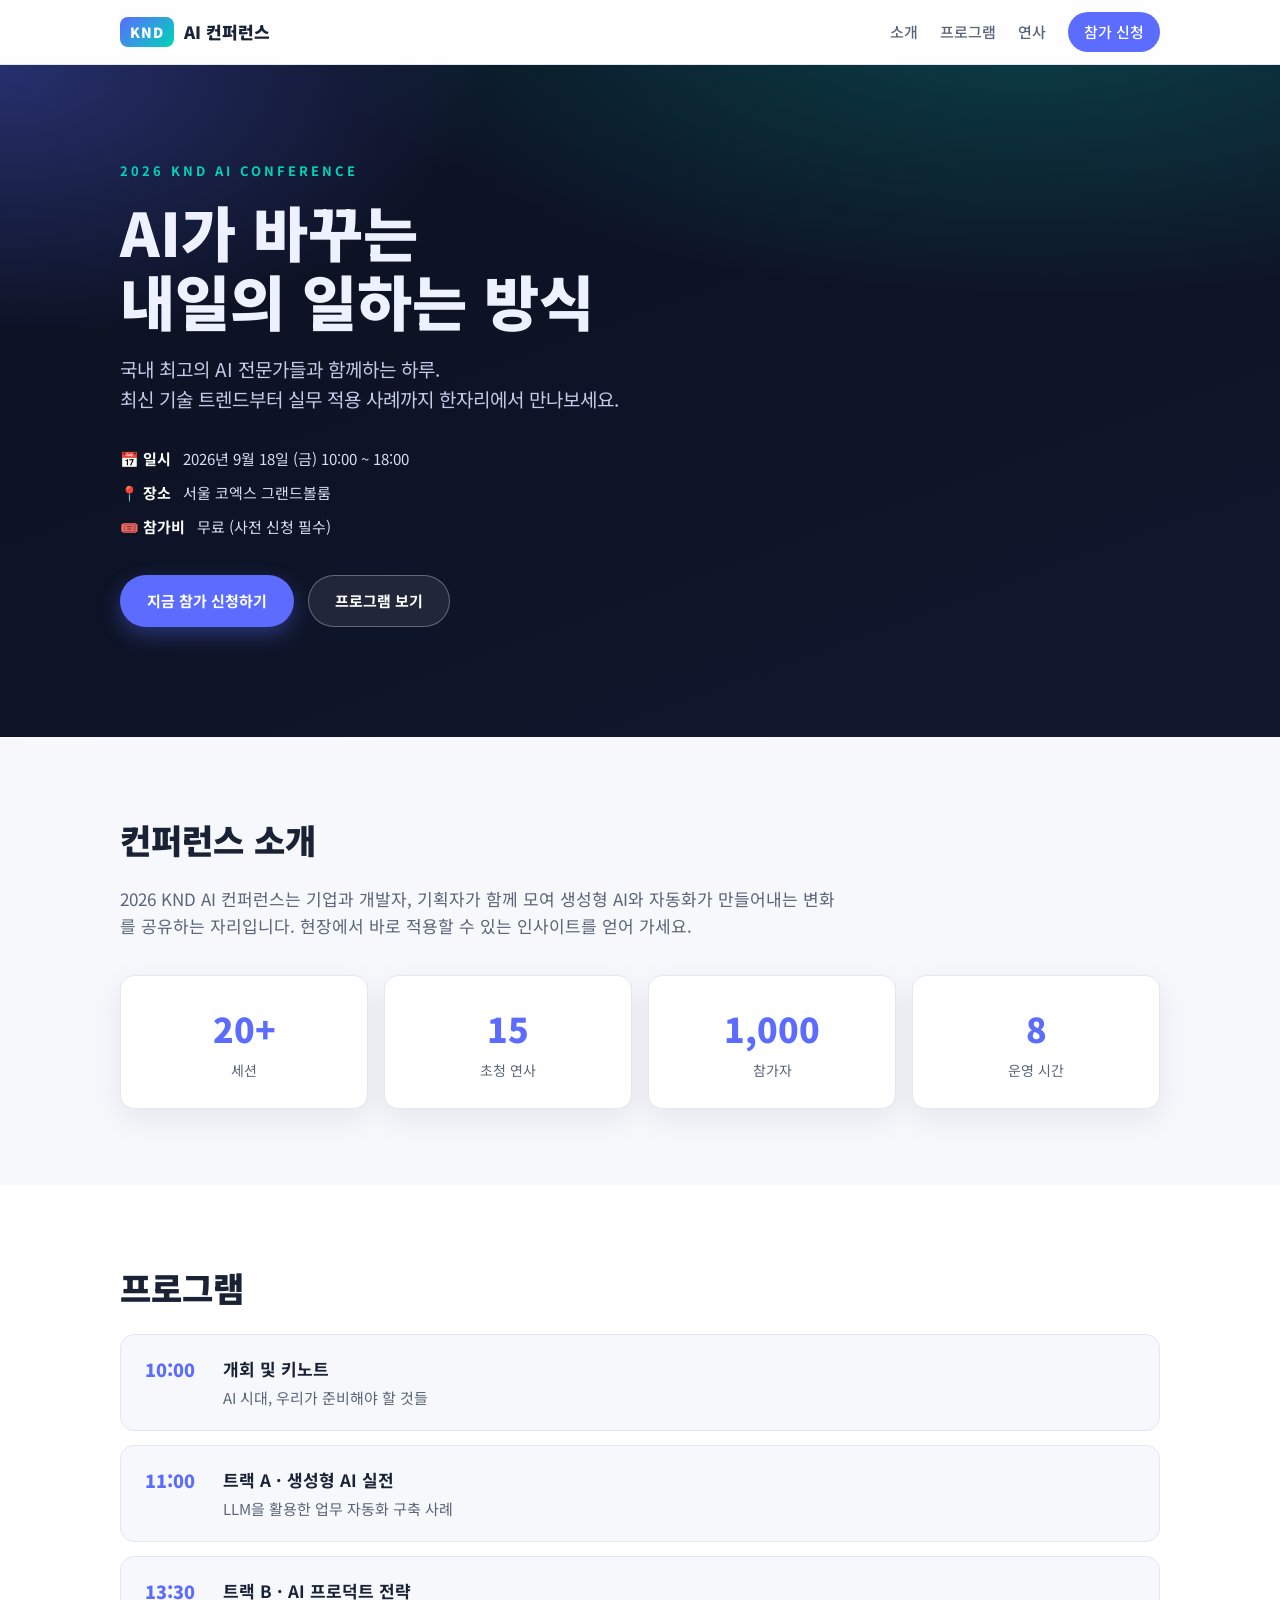
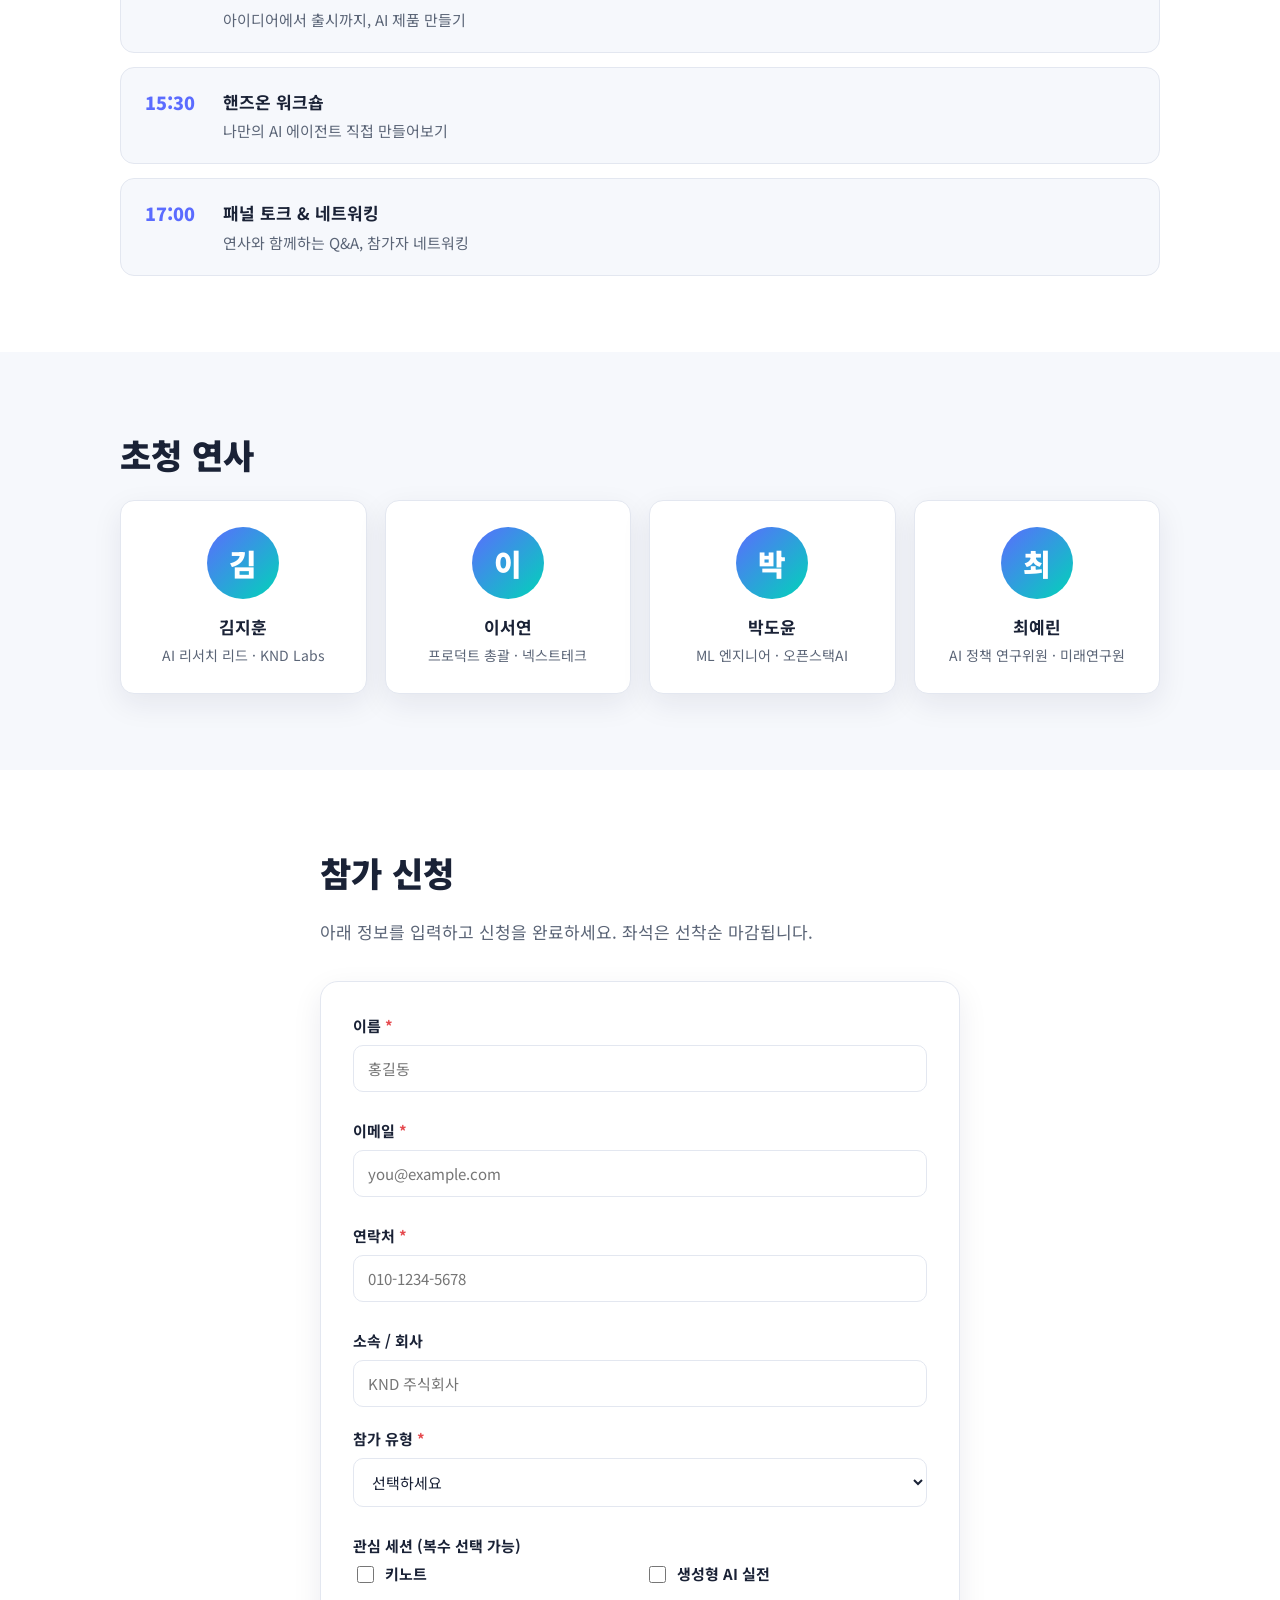
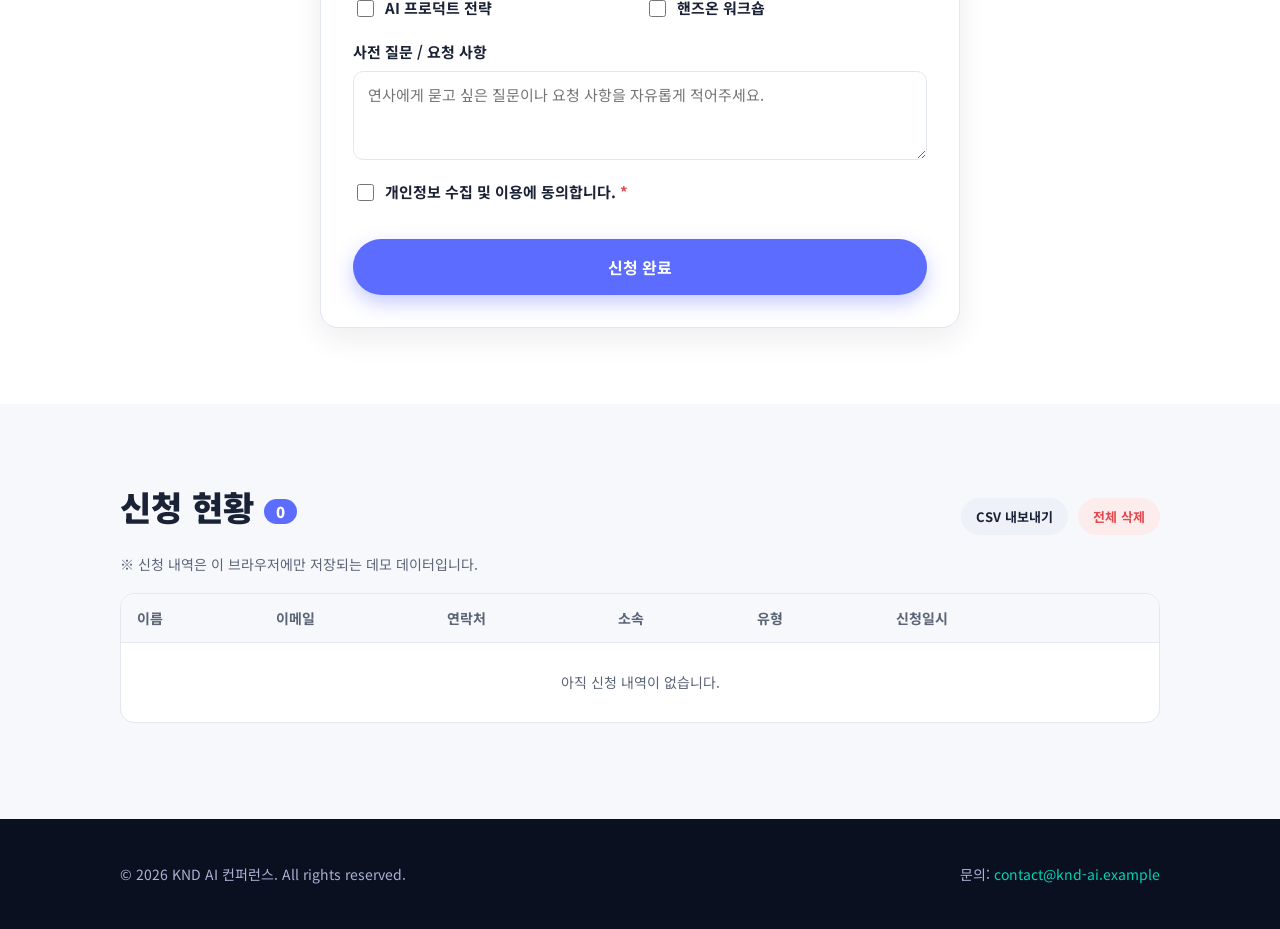
<file: index.html>
<!DOCTYPE html>
<html lang="ko">
<head>
  <meta charset="UTF-8" />
  <meta name="viewport" content="width=device-width, initial-scale=1.0" />
  <title>2026 KND AI 컨퍼런스 · 참가 신청</title>
  <meta name="description" content="2026 KND AI 컨퍼런스 참가 신청 사이트. 최신 AI 기술 트렌드와 실무 사례를 한자리에서 만나보세요." />
  <link rel="preconnect" href="https://fonts.googleapis.com" />
  <link rel="preconnect" href="https://fonts.gstatic.com" crossorigin />
  <link href="https://fonts.googleapis.com/css2?family=Noto+Sans+KR:wght@400;500;700;900&display=swap" rel="stylesheet" />
  <link rel="stylesheet" href="styles.css" />
</head>
<body>
  <header class="site-header">
    <div class="container header-inner">
      <a class="brand" href="#top">
        <span class="brand-mark">KND</span>
        <span class="brand-text">AI 컨퍼런스</span>
      </a>
      <nav class="nav">
        <a href="#about">소개</a>
        <a href="#agenda">프로그램</a>
        <a href="#speakers">연사</a>
        <a href="#register" class="nav-cta">참가 신청</a>
      </nav>
    </div>
  </header>

  <main id="top">
    <!-- Hero -->
    <section class="hero">
      <div class="container hero-inner">
        <p class="hero-eyebrow">2026 KND AI CONFERENCE</p>
        <h1 class="hero-title">AI가 바꾸는<br />내일의 일하는 방식</h1>
        <p class="hero-desc">
          국내 최고의 AI 전문가들과 함께하는 하루.<br />
          최신 기술 트렌드부터 실무 적용 사례까지 한자리에서 만나보세요.
        </p>
        <ul class="hero-meta">
          <li><strong>📅 일시</strong> 2026년 9월 18일 (금) 10:00 ~ 18:00</li>
          <li><strong>📍 장소</strong> 서울 코엑스 그랜드볼룸</li>
          <li><strong>🎟️ 참가비</strong> 무료 (사전 신청 필수)</li>
        </ul>
        <div class="hero-actions">
          <a href="#register" class="btn btn-primary">지금 참가 신청하기</a>
          <a href="#agenda" class="btn btn-ghost">프로그램 보기</a>
        </div>
      </div>
    </section>

    <!-- About / stats -->
    <section id="about" class="section">
      <div class="container">
        <h2 class="section-title">컨퍼런스 소개</h2>
        <p class="section-lead">
          2026 KND AI 컨퍼런스는 기업과 개발자, 기획자가 함께 모여
          생성형 AI와 자동화가 만들어내는 변화를 공유하는 자리입니다.
          현장에서 바로 적용할 수 있는 인사이트를 얻어 가세요.
        </p>
        <div class="stats">
          <div class="stat"><span class="stat-num">20+</span><span class="stat-label">세션</span></div>
          <div class="stat"><span class="stat-num">15</span><span class="stat-label">초청 연사</span></div>
          <div class="stat"><span class="stat-num">1,000</span><span class="stat-label">참가자</span></div>
          <div class="stat"><span class="stat-num">8</span><span class="stat-label">운영 시간</span></div>
        </div>
      </div>
    </section>

    <!-- Agenda -->
    <section id="agenda" class="section section-alt">
      <div class="container">
        <h2 class="section-title">프로그램</h2>
        <div class="agenda">
          <div class="agenda-item">
            <span class="agenda-time">10:00</span>
            <div class="agenda-body">
              <h3>개회 및 키노트</h3>
              <p>AI 시대, 우리가 준비해야 할 것들</p>
            </div>
          </div>
          <div class="agenda-item">
            <span class="agenda-time">11:00</span>
            <div class="agenda-body">
              <h3>트랙 A · 생성형 AI 실전</h3>
              <p>LLM을 활용한 업무 자동화 구축 사례</p>
            </div>
          </div>
          <div class="agenda-item">
            <span class="agenda-time">13:30</span>
            <div class="agenda-body">
              <h3>트랙 B · AI 프로덕트 전략</h3>
              <p>아이디어에서 출시까지, AI 제품 만들기</p>
            </div>
          </div>
          <div class="agenda-item">
            <span class="agenda-time">15:30</span>
            <div class="agenda-body">
              <h3>핸즈온 워크숍</h3>
              <p>나만의 AI 에이전트 직접 만들어보기</p>
            </div>
          </div>
          <div class="agenda-item">
            <span class="agenda-time">17:00</span>
            <div class="agenda-body">
              <h3>패널 토크 &amp; 네트워킹</h3>
              <p>연사와 함께하는 Q&amp;A, 참가자 네트워킹</p>
            </div>
          </div>
        </div>
      </div>
    </section>

    <!-- Speakers -->
    <section id="speakers" class="section">
      <div class="container">
        <h2 class="section-title">초청 연사</h2>
        <div class="speakers">
          <div class="speaker">
            <div class="speaker-avatar" aria-hidden="true">김</div>
            <h3>김지훈</h3>
            <p>AI 리서치 리드 · KND Labs</p>
          </div>
          <div class="speaker">
            <div class="speaker-avatar" aria-hidden="true">이</div>
            <h3>이서연</h3>
            <p>프로덕트 총괄 · 넥스트테크</p>
          </div>
          <div class="speaker">
            <div class="speaker-avatar" aria-hidden="true">박</div>
            <h3>박도윤</h3>
            <p>ML 엔지니어 · 오픈스택AI</p>
          </div>
          <div class="speaker">
            <div class="speaker-avatar" aria-hidden="true">최</div>
            <h3>최예린</h3>
            <p>AI 정책 연구위원 · 미래연구원</p>
          </div>
        </div>
      </div>
    </section>

    <!-- Registration -->
    <section id="register" class="section section-alt">
      <div class="container narrow">
        <h2 class="section-title">참가 신청</h2>
        <p class="section-lead">아래 정보를 입력하고 신청을 완료하세요. 좌석은 선착순 마감됩니다.</p>

        <form id="registerForm" class="form" novalidate>
          <div class="field">
            <label for="name">이름 <span class="req">*</span></label>
            <input type="text" id="name" name="name" autocomplete="name" placeholder="홍길동" required />
            <small class="error" data-for="name"></small>
          </div>

          <div class="field">
            <label for="email">이메일 <span class="req">*</span></label>
            <input type="email" id="email" name="email" autocomplete="email" placeholder="you@example.com" required />
            <small class="error" data-for="email"></small>
          </div>

          <div class="field">
            <label for="phone">연락처 <span class="req">*</span></label>
            <input type="tel" id="phone" name="phone" autocomplete="tel" placeholder="010-1234-5678" required />
            <small class="error" data-for="phone"></small>
          </div>

          <div class="field">
            <label for="organization">소속 / 회사</label>
            <input type="text" id="organization" name="organization" autocomplete="organization" placeholder="KND 주식회사" />
          </div>

          <div class="field">
            <label for="ticket">참가 유형 <span class="req">*</span></label>
            <select id="ticket" name="ticket" required>
              <option value="">선택하세요</option>
              <option value="현장 참석">현장 참석</option>
              <option value="온라인 참석">온라인 참석</option>
            </select>
            <small class="error" data-for="ticket"></small>
          </div>

          <fieldset class="field">
            <legend>관심 세션 (복수 선택 가능)</legend>
            <div class="checks">
              <label class="check"><input type="checkbox" name="sessions" value="키노트" /> 키노트</label>
              <label class="check"><input type="checkbox" name="sessions" value="생성형 AI 실전" /> 생성형 AI 실전</label>
              <label class="check"><input type="checkbox" name="sessions" value="AI 프로덕트 전략" /> AI 프로덕트 전략</label>
              <label class="check"><input type="checkbox" name="sessions" value="핸즈온 워크숍" /> 핸즈온 워크숍</label>
            </div>
          </fieldset>

          <div class="field">
            <label for="note">사전 질문 / 요청 사항</label>
            <textarea id="note" name="note" rows="3" placeholder="연사에게 묻고 싶은 질문이나 요청 사항을 자유롭게 적어주세요."></textarea>
          </div>

          <div class="field">
            <label class="check">
              <input type="checkbox" id="agree" name="agree" required />
              <span>개인정보 수집 및 이용에 동의합니다. <span class="req">*</span></span>
            </label>
            <small class="error" data-for="agree"></small>
          </div>

          <button type="submit" class="btn btn-primary btn-block">신청 완료</button>
        </form>

        <div id="successBox" class="success-box" hidden>
          <div class="success-icon">✓</div>
          <h3>신청이 완료되었습니다!</h3>
          <p id="successMsg"></p>
          <button type="button" id="resetBtn" class="btn btn-ghost">다른 사람 추가 신청</button>
        </div>
      </div>
    </section>

    <!-- Admin: registration list -->
    <section class="section">
      <div class="container">
        <div class="admin-head">
          <h2 class="section-title">신청 현황 <span id="countBadge" class="badge">0</span></h2>
          <div class="admin-actions">
            <button type="button" id="exportBtn" class="btn btn-small">CSV 내보내기</button>
            <button type="button" id="clearBtn" class="btn btn-small btn-danger">전체 삭제</button>
          </div>
        </div>
        <p class="section-lead small">※ 신청 내역은 이 브라우저에만 저장되는 데모 데이터입니다.</p>
        <div class="table-wrap">
          <table class="reg-table">
            <thead>
              <tr>
                <th>이름</th><th>이메일</th><th>연락처</th><th>소속</th><th>유형</th><th>신청일시</th><th></th>
              </tr>
            </thead>
            <tbody id="regTbody">
              <tr class="empty-row"><td colspan="7">아직 신청 내역이 없습니다.</td></tr>
            </tbody>
          </table>
        </div>
      </div>
    </section>
  </main>

  <footer class="site-footer">
    <div class="container footer-inner">
      <p>© 2026 KND AI 컨퍼런스. All rights reserved.</p>
      <p>문의: <a href="mailto:contact@knd-ai.example">contact@knd-ai.example</a></p>
    </div>
  </footer>

  <script src="app.js"></script>
</body>
</html>
</file>
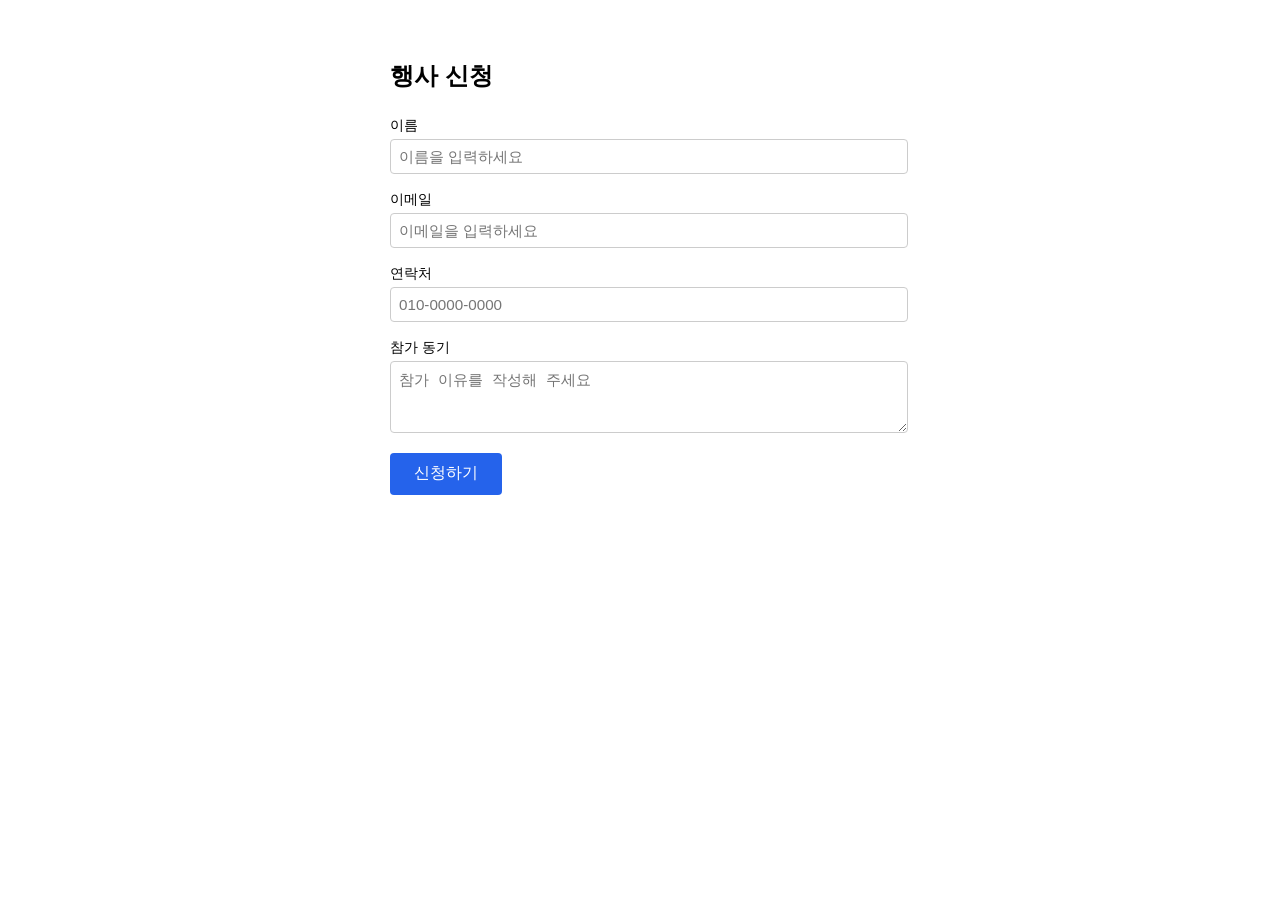
<file: 01-vague-prompt/index.html>
<!DOCTYPE html>
<html lang="ko">
<head>
  <meta charset="UTF-8">
  <meta name="viewport" content="width=device-width, initial-scale=1.0">
  <title>행사 신청</title>
  <style>
    body { font-family: sans-serif; max-width: 500px; margin: 60px auto; padding: 0 1rem; }
    h1 { font-size: 1.5rem; margin-bottom: 1.5rem; }
    label { display: block; margin-bottom: .25rem; font-size: .9rem; }
    input, textarea {
      width: 100%; padding: .5rem; margin-bottom: 1rem;
      border: 1px solid #ccc; border-radius: 4px; font-size: .95rem;
    }
    button {
      background: #2563eb; color: white; border: none;
      padding: .65rem 1.5rem; border-radius: 4px; cursor: pointer; font-size: 1rem;
    }
    button:hover { background: #1d4ed8; }
    .msg { margin-top: 1rem; color: green; display: none; }
  </style>
</head>
<body>
  <h1>행사 신청</h1>
  <form id="form">
    <label>이름</label>
    <input type="text" id="name" placeholder="이름을 입력하세요" required>
    <label>이메일</label>
    <input type="email" id="email" placeholder="이메일을 입력하세요" required>
    <label>연락처</label>
    <input type="tel" id="phone" placeholder="010-0000-0000">
    <label>참가 동기</label>
    <textarea id="reason" rows="3" placeholder="참가 이유를 작성해 주세요"></textarea>
    <button type="submit">신청하기</button>
  </form>
  <div class="msg" id="msg">✅ 신청이 완료되었습니다!</div>
  <script>
    document.getElementById('form').addEventListener('submit', function(e) {
      e.preventDefault();
      document.getElementById('msg').style.display = 'block';
      this.reset();
    });
  </script>
</body>
</html>
</file>
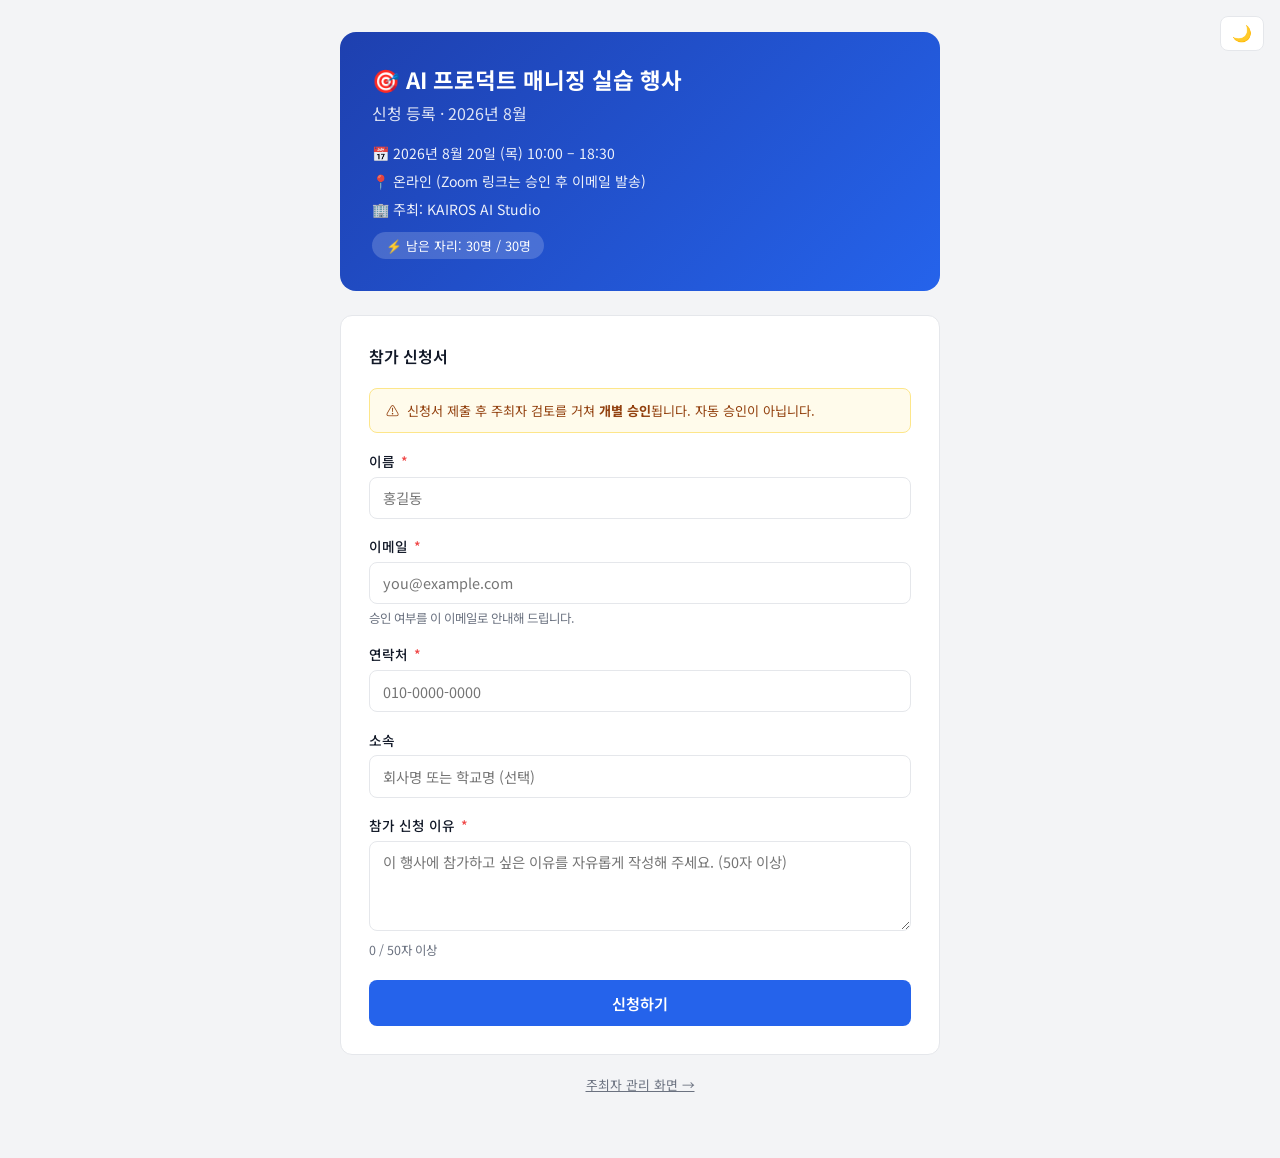
<file: 09-mvp/index.html>
<!DOCTYPE html>
<html lang="ko" data-theme="light">
<head>
  <meta charset="UTF-8">
  <meta name="viewport" content="width=device-width, initial-scale=1.0">
  <title>행사 신청 | AI PM 실습 워크숍</title>
  <link href="https://fonts.googleapis.com/css2?family=Noto+Sans+KR:wght@400;500;600;700&display=swap" rel="stylesheet">
  <style>
    *, *::before, *::after { box-sizing: border-box; margin: 0; padding: 0; }

    :root {
      --bg: #f3f4f6;
      --surface: #ffffff;
      --border: #e5e7eb;
      --text: #111827;
      --text-sub: #6b7280;
      --accent: #2563eb;
      --accent-h: #1d4ed8;
    }
    html[data-theme="dark"] {
      --bg: #111827;
      --surface: #1f2937;
      --border: #374151;
      --text: #f9fafb;
      --text-sub: #9ca3af;
      --accent: #3b82f6;
      --accent-h: #60a5fa;
    }
    @media (prefers-color-scheme: dark) {
      html:not([data-theme="light"]) {
        --bg: #111827; --surface: #1f2937; --border: #374151;
        --text: #f9fafb; --text-sub: #9ca3af;
        --accent: #3b82f6; --accent-h: #60a5fa;
      }
    }

    body {
      font-family: 'Noto Sans KR', sans-serif;
      background: var(--bg);
      color: var(--text);
      min-height: 100vh;
      padding: 2rem 1rem 4rem;
      transition: background .2s, color .2s;
    }

    .wrap { max-width: 600px; margin: 0 auto; }

    /* Event hero */
    .hero {
      background: linear-gradient(135deg, #1e40af, #2563eb);
      color: #fff;
      border-radius: 16px;
      padding: 2rem;
      margin-bottom: 1.5rem;
    }
    .hero h1 { font-size: 1.4rem; font-weight: 700; margin-bottom: 1rem; line-height: 1.4; }
    .meta { display: flex; flex-direction: column; gap: .5rem; font-size: .875rem; opacity: .92; }
    .meta-row { display: flex; align-items: center; gap: .5rem; }
    .cap-badge {
      display: inline-block;
      background: rgba(255,255,255,.18);
      border-radius: 20px;
      padding: .25rem .85rem;
      font-size: .8rem;
      margin-top: .85rem;
    }

    /* Form card */
    .card {
      background: var(--surface);
      border: 1px solid var(--border);
      border-radius: 12px;
      padding: 1.75rem;
    }
    .card-title { font-size: 1rem; font-weight: 600; margin-bottom: 1.25rem; }

    .fg { margin-bottom: 1.1rem; }
    label { display: block; font-size: .85rem; font-weight: 500; margin-bottom: .35rem; }
    .req { color: #ef4444; margin-left: 2px; }
    input, textarea {
      width: 100%;
      padding: .6rem .8rem;
      border: 1px solid var(--border);
      border-radius: 8px;
      background: var(--surface);
      color: var(--text);
      font-family: inherit;
      font-size: .9rem;
      outline: none;
      transition: border-color .15s;
    }
    input:focus, textarea:focus { border-color: var(--accent); }
    textarea { resize: vertical; min-height: 90px; }
    .hint { font-size: .78rem; color: var(--text-sub); margin-top: .3rem; }

    .btn {
      width: 100%;
      padding: .75rem;
      background: var(--accent);
      color: #fff;
      border: none;
      border-radius: 8px;
      font-size: .95rem;
      font-weight: 600;
      cursor: pointer;
      font-family: inherit;
      transition: background .15s;
      margin-top: .25rem;
    }
    .btn:hover { background: var(--accent-h); }
    .btn:disabled { opacity: .55; cursor: not-allowed; }

    /* Success */
    .success {
      background: var(--surface);
      border: 1px solid #bbf7d0;
      border-radius: 12px;
      padding: 2rem;
      text-align: center;
      display: none;
    }
    .success.show { display: block; }
    .success-icon { font-size: 2.5rem; margin-bottom: .75rem; }
    .success h2 { font-size: 1.15rem; color: #166534; margin-bottom: .4rem; }
    html[data-theme="dark"] .success h2 { color: #86efac; }
    .success p { font-size: .875rem; color: var(--text-sub); }
    .success-detail {
      background: var(--bg);
      border-radius: 8px;
      padding: 1rem;
      margin-top: 1.25rem;
      text-align: left;
    }
    .sdr {
      display: flex;
      justify-content: space-between;
      font-size: .875rem;
      padding: .35rem 0;
      border-bottom: 1px solid var(--border);
    }
    .sdr:last-child { border-bottom: none; }
    .sdr-label { color: var(--text-sub); }
    .sdr-val { font-weight: 600; }

    /* Theme toggle */
    .toggle {
      position: fixed;
      top: 1rem;
      right: 1rem;
      background: var(--surface);
      border: 1px solid var(--border);
      border-radius: 8px;
      padding: .45rem .7rem;
      cursor: pointer;
      font-size: 1rem;
      color: var(--text);
      z-index: 100;
    }
    .toggle:hover { border-color: var(--accent); }

    /* Admin link */
    .admin-link { text-align: center; margin-top: 1.25rem; font-size: .8rem; color: var(--text-sub); }
    .admin-link a { color: var(--text-sub); }

    /* HITL notice */
    .hitl-notice {
      background: #fffbeb;
      border: 1px solid #fde68a;
      border-radius: 8px;
      padding: .75rem 1rem;
      font-size: .82rem;
      color: #92400e;
      margin-bottom: 1.1rem;
      display: flex;
      gap: .5rem;
      align-items: flex-start;
    }
    html[data-theme="dark"] .hitl-notice {
      background: #1c1006;
      border-color: #713f12;
      color: #fde68a;
    }
  </style>
</head>
<body>

<button class="toggle" onclick="toggleTheme()" title="테마 변경" id="themeBtn">🌙</button>

<div class="wrap">

  <div class="hero">
    <h1>🎯 AI 프로덕트 매니징 실습 행사<br><span style="font-weight:400;font-size:1rem;opacity:.85">신청 등록 · 2026년 8월</span></h1>
    <div class="meta">
      <div class="meta-row">📅 2026년 8월 20일 (목) 10:00 – 18:30</div>
      <div class="meta-row">📍 온라인 (Zoom 링크는 승인 후 이메일 발송)</div>
      <div class="meta-row">🏢 주최: KAIROS AI Studio</div>
    </div>
    <div class="cap-badge" id="capBadge">⚡ 남은 자리: 확인 중…</div>
  </div>

  <!-- Form -->
  <div class="card" id="formCard">
    <div class="card-title">참가 신청서</div>

    <div class="hitl-notice">
      ⚠️ <span>신청서 제출 후 주최자 검토를 거쳐 <strong>개별 승인</strong>됩니다. 자동 승인이 아닙니다.</span>
    </div>

    <form id="applyForm">
      <div class="fg">
        <label>이름 <span class="req">*</span></label>
        <input type="text" id="name" placeholder="홍길동" required>
      </div>
      <div class="fg">
        <label>이메일 <span class="req">*</span></label>
        <input type="email" id="email" placeholder="you@example.com" required>
        <div class="hint">승인 여부를 이 이메일로 안내해 드립니다.</div>
      </div>
      <div class="fg">
        <label>연락처 <span class="req">*</span></label>
        <input type="tel" id="phone" placeholder="010-0000-0000" required>
      </div>
      <div class="fg">
        <label>소속</label>
        <input type="text" id="org" placeholder="회사명 또는 학교명 (선택)">
      </div>
      <div class="fg">
        <label>참가 신청 이유 <span class="req">*</span></label>
        <textarea id="reason" placeholder="이 행사에 참가하고 싶은 이유를 자유롭게 작성해 주세요. (50자 이상)" required minlength="50"></textarea>
        <div class="hint" id="reasonCount">0 / 50자 이상</div>
      </div>
      <button type="submit" class="btn" id="submitBtn">신청하기</button>
    </form>
  </div>

  <!-- Success -->
  <div class="success" id="successCard">
    <div class="success-icon">✅</div>
    <h2>신청 완료!</h2>
    <p>주최자 검토 후 이메일로 승인 여부를 안내드립니다.<br>보통 1–2 영업일이 소요됩니다.</p>
    <div class="success-detail" id="successDetail"></div>
  </div>

  <div class="admin-link"><a href="admin.html">주최자 관리 화면 →</a></div>

</div>

<script>
  const KEY = 'event_applications';
  const THEME_KEY = 'kairos-audit-theme';
  const CAPACITY = 30;

  /* ── Theme ── */
  function applyTheme(t) {
    document.documentElement.setAttribute('data-theme', t);
    document.getElementById('themeBtn').textContent = t === 'dark' ? '☀️' : '🌙';
    localStorage.setItem(THEME_KEY, t);
  }
  function toggleTheme() {
    applyTheme(document.documentElement.getAttribute('data-theme') === 'dark' ? 'light' : 'dark');
  }
  (function () {
    const s = localStorage.getItem(THEME_KEY);
    if (s) { applyTheme(s); return; }
    if (window.matchMedia('(prefers-color-scheme: dark)').matches) applyTheme('dark');
  })();

  /* ── Data ── */
  function getApps() { return JSON.parse(localStorage.getItem(KEY) || '[]'); }

  /* ── Capacity badge ── */
  function updateCap() {
    const approved = getApps().filter(a => a.status === 'approved').length;
    const left = CAPACITY - approved;
    const el = document.getElementById('capBadge');
    el.textContent = left <= 0 ? '❌ 정원 마감 (30/30)' : `⚡ 남은 자리: ${left}명 / ${CAPACITY}명`;
  }
  updateCap();

  /* ── Reason char count ── */
  document.getElementById('reason').addEventListener('input', function () {
    const len = this.value.length;
    const hint = document.getElementById('reasonCount');
    hint.textContent = len >= 50 ? `✅ ${len}자` : `${len} / 50자 이상`;
    hint.style.color = len >= 50 ? '#16a34a' : '';
  });

  /* ── Submit ── */
  document.getElementById('applyForm').addEventListener('submit', function (e) {
    e.preventDefault();
    const btn = document.getElementById('submitBtn');
    btn.disabled = true;
    btn.textContent = '제출 중…';

    const app = {
      id: Date.now(),
      name: document.getElementById('name').value.trim(),
      email: document.getElementById('email').value.trim(),
      phone: document.getElementById('phone').value.trim(),
      org: document.getElementById('org').value.trim() || '미기재',
      reason: document.getElementById('reason').value.trim(),
      appliedAt: new Date().toISOString(),
      status: 'pending'
    };

    const apps = getApps();
    apps.push(app);
    localStorage.setItem(KEY, JSON.stringify(apps));

    setTimeout(() => {
      document.getElementById('formCard').style.display = 'none';
      const sc = document.getElementById('successCard');
      sc.classList.add('show');
      document.getElementById('successDetail').innerHTML = `
        <div class="sdr"><span class="sdr-label">이름</span><span class="sdr-val">${app.name}</span></div>
        <div class="sdr"><span class="sdr-label">이메일</span><span class="sdr-val">${app.email}</span></div>
        <div class="sdr"><span class="sdr-label">신청 시각</span><span class="sdr-val">${new Date(app.appliedAt).toLocaleString('ko-KR')}</span></div>
        <div class="sdr"><span class="sdr-label">처리 상태</span><span class="sdr-val">⏳ 주최자 검토 중</span></div>
      `;
    }, 350);
  });
</script>
</body>
</html>
</file>
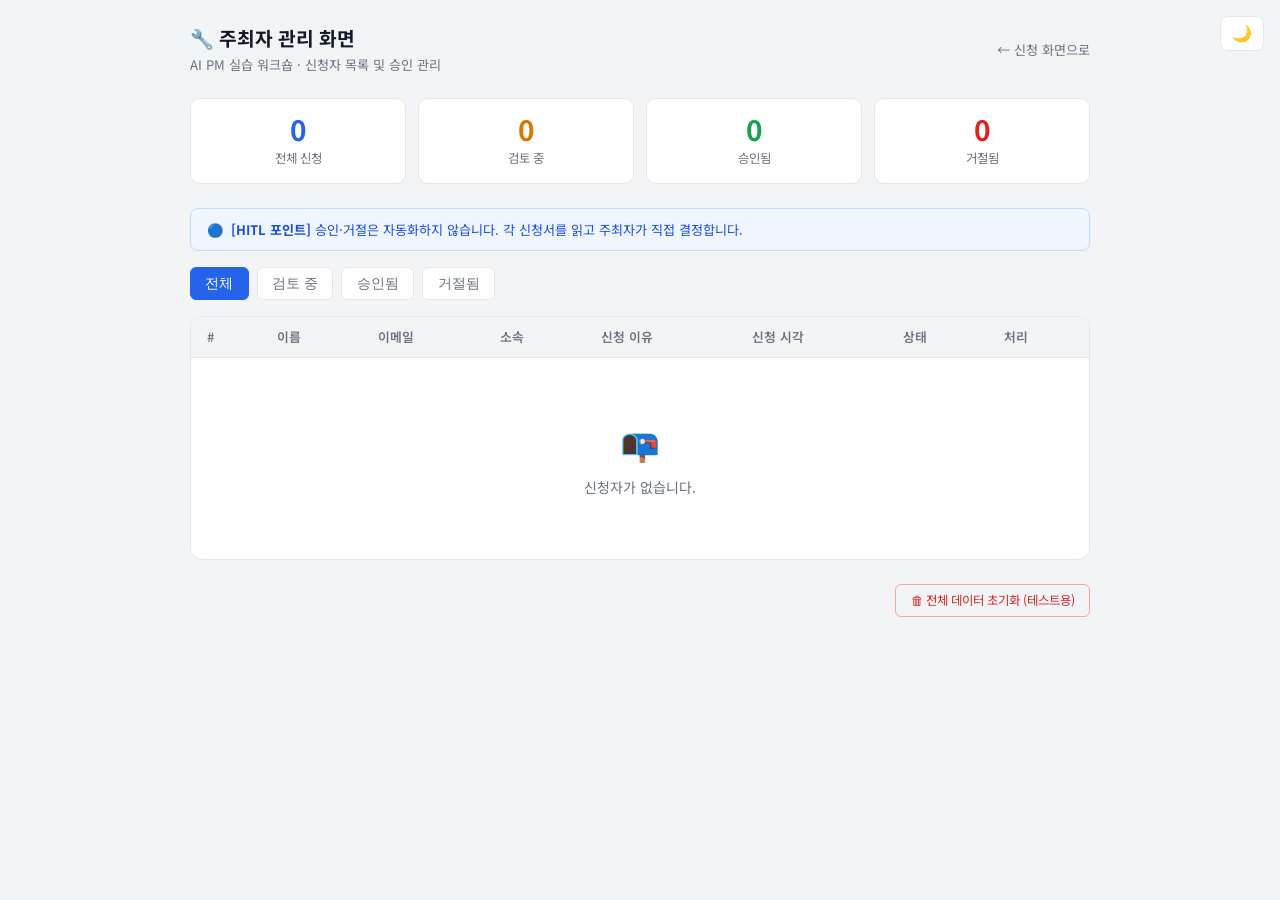
<file: admin.html>
<!DOCTYPE html>
<html lang="ko" data-theme="light">
<head>
  <meta charset="UTF-8">
  <meta name="viewport" content="width=device-width, initial-scale=1.0">
  <title>주최자 관리 | AI PM 실습 워크숍</title>
  <link href="https://fonts.googleapis.com/css2?family=Noto+Sans+KR:wght@400;500;600;700&display=swap" rel="stylesheet">
  <style>
    *, *::before, *::after { box-sizing: border-box; margin: 0; padding: 0; }

    :root {
      --bg: #f3f4f6;
      --surface: #ffffff;
      --border: #e5e7eb;
      --text: #111827;
      --text-sub: #6b7280;
      --accent: #2563eb;
    }
    html[data-theme="dark"] {
      --bg: #111827;
      --surface: #1f2937;
      --border: #374151;
      --text: #f9fafb;
      --text-sub: #9ca3af;
      --accent: #3b82f6;
    }
    @media (prefers-color-scheme: dark) {
      html:not([data-theme="light"]) {
        --bg: #111827; --surface: #1f2937; --border: #374151;
        --text: #f9fafb; --text-sub: #9ca3af; --accent: #3b82f6;
      }
    }

    body {
      font-family: 'Noto Sans KR', sans-serif;
      background: var(--bg);
      color: var(--text);
      min-height: 100vh;
      padding: 1.5rem 1rem 4rem;
      transition: background .2s, color .2s;
    }

    .wrap { max-width: 900px; margin: 0 auto; }

    /* Header */
    .header {
      display: flex;
      align-items: center;
      justify-content: space-between;
      margin-bottom: 1.5rem;
    }
    .header-left h1 { font-size: 1.2rem; font-weight: 700; }
    .header-left p { font-size: .82rem; color: var(--text-sub); margin-top: .2rem; }
    .back-link { font-size: .82rem; color: var(--text-sub); text-decoration: none; }
    .back-link:hover { color: var(--accent); }

    /* Stats */
    .stats {
      display: grid;
      grid-template-columns: repeat(4, 1fr);
      gap: .75rem;
      margin-bottom: 1.5rem;
    }
    .stat-card {
      background: var(--surface);
      border: 1px solid var(--border);
      border-radius: 10px;
      padding: 1rem;
      text-align: center;
    }
    .stat-num { font-size: 1.75rem; font-weight: 700; line-height: 1; }
    .stat-label { font-size: .78rem; color: var(--text-sub); margin-top: .35rem; }
    .stat-card.total .stat-num { color: var(--accent); }
    .stat-card.pending .stat-num { color: #d97706; }
    .stat-card.approved .stat-num { color: #16a34a; }
    .stat-card.rejected .stat-num { color: #dc2626; }

    /* Filter tabs */
    .tabs {
      display: flex;
      gap: .5rem;
      margin-bottom: 1rem;
    }
    .tab {
      padding: .4rem .9rem;
      border-radius: 6px;
      font-size: .85rem;
      font-weight: 500;
      cursor: pointer;
      border: 1px solid var(--border);
      background: var(--surface);
      color: var(--text-sub);
      transition: all .15s;
    }
    .tab.active {
      background: var(--accent);
      color: #fff;
      border-color: var(--accent);
    }

    /* Table card */
    .table-card {
      background: var(--surface);
      border: 1px solid var(--border);
      border-radius: 12px;
      overflow: hidden;
    }
    .table-card table {
      width: 100%;
      border-collapse: collapse;
      font-size: .875rem;
    }
    .table-card th {
      background: var(--bg);
      padding: .65rem 1rem;
      text-align: left;
      font-weight: 600;
      font-size: .8rem;
      color: var(--text-sub);
      border-bottom: 1px solid var(--border);
    }
    .table-card td {
      padding: .85rem 1rem;
      border-bottom: 1px solid var(--border);
      vertical-align: middle;
    }
    .table-card tr:last-child td { border-bottom: none; }
    .table-card tr:hover td { background: var(--bg); }

    /* Reason expand */
    .reason-cell {
      max-width: 200px;
      overflow: hidden;
      text-overflow: ellipsis;
      white-space: nowrap;
      cursor: pointer;
      color: var(--text-sub);
      font-size: .82rem;
    }
    .reason-cell:hover { color: var(--text); }

    /* Status badge */
    .badge {
      display: inline-block;
      padding: .25rem .65rem;
      border-radius: 20px;
      font-size: .78rem;
      font-weight: 600;
      white-space: nowrap;
    }
    .badge.pending { background: #fef3c7; color: #92400e; }
    .badge.approved { background: #dcfce7; color: #166534; }
    .badge.rejected { background: #fee2e2; color: #991b1b; }
    html[data-theme="dark"] .badge.pending { background: #1c1006; color: #fde68a; }
    html[data-theme="dark"] .badge.approved { background: #052e16; color: #86efac; }
    html[data-theme="dark"] .badge.rejected { background: #1c0606; color: #fca5a5; }

    /* Action buttons */
    .actions { display: flex; gap: .4rem; }
    .btn-approve, .btn-reject, .btn-undo {
      padding: .3rem .65rem;
      border-radius: 6px;
      font-size: .78rem;
      font-weight: 600;
      cursor: pointer;
      border: 1px solid;
      font-family: inherit;
      transition: opacity .15s;
    }
    .btn-approve { background: #dcfce7; color: #166534; border-color: #86efac; }
    .btn-approve:hover { opacity: .8; }
    .btn-reject { background: #fee2e2; color: #991b1b; border-color: #fca5a5; }
    .btn-reject:hover { opacity: .8; }
    .btn-undo { background: var(--bg); color: var(--text-sub); border-color: var(--border); }
    .btn-undo:hover { opacity: .8; }
    html[data-theme="dark"] .btn-approve { background: #052e16; color: #86efac; border-color: #166534; }
    html[data-theme="dark"] .btn-reject { background: #1c0606; color: #fca5a5; border-color: #991b1b; }

    /* Empty state */
    .empty {
      text-align: center;
      padding: 3rem;
      color: var(--text-sub);
    }
    .empty-icon { font-size: 2rem; margin-bottom: .75rem; }

    /* Theme toggle */
    .toggle {
      position: fixed;
      top: 1rem;
      right: 1rem;
      background: var(--surface);
      border: 1px solid var(--border);
      border-radius: 8px;
      padding: .45rem .7rem;
      cursor: pointer;
      font-size: 1rem;
      color: var(--text);
      z-index: 100;
    }

    /* HITL banner */
    .hitl-banner {
      background: #eff6ff;
      border: 1px solid #bfdbfe;
      border-radius: 8px;
      padding: .7rem 1rem;
      font-size: .82rem;
      color: #1d4ed8;
      margin-bottom: 1rem;
      display: flex;
      gap: .5rem;
    }
    html[data-theme="dark"] .hitl-banner { background: #0c1a3d; border-color: #1e40af; color: #93c5fd; }

    /* Clear button */
    .danger-zone { margin-top: 1.5rem; text-align: right; }
    .btn-clear {
      background: none;
      border: 1px solid #fca5a5;
      color: #dc2626;
      border-radius: 6px;
      padding: .4rem .9rem;
      font-size: .78rem;
      cursor: pointer;
      font-family: inherit;
    }
    .btn-clear:hover { background: #fee2e2; }

    @media (max-width: 640px) {
      .stats { grid-template-columns: repeat(2, 1fr); }
      .table-card { overflow-x: auto; }
      .table-card table { min-width: 600px; }
    }
  </style>
</head>
<body>

<button class="toggle" onclick="toggleTheme()" id="themeBtn">🌙</button>

<div class="wrap">

  <div class="header">
    <div class="header-left">
      <h1>🔧 주최자 관리 화면</h1>
      <p>AI PM 실습 워크숍 · 신청자 목록 및 승인 관리</p>
    </div>
    <a href="index.html" class="back-link">← 신청 화면으로</a>
  </div>

  <!-- Stats -->
  <div class="stats" id="statsRow"></div>

  <!-- HITL notice -->
  <div class="hitl-banner">
    🔵 <span><strong>[HITL 포인트]</strong> 승인·거절은 자동화하지 않습니다. 각 신청서를 읽고 주최자가 직접 결정합니다.</span>
  </div>

  <!-- Filter tabs -->
  <div class="tabs">
    <button class="tab active" onclick="setFilter('all', this)">전체</button>
    <button class="tab" onclick="setFilter('pending', this)">검토 중</button>
    <button class="tab" onclick="setFilter('approved', this)">승인됨</button>
    <button class="tab" onclick="setFilter('rejected', this)">거절됨</button>
  </div>

  <!-- Table -->
  <div class="table-card">
    <table>
      <thead>
        <tr>
          <th>#</th>
          <th>이름</th>
          <th>이메일</th>
          <th>소속</th>
          <th>신청 이유</th>
          <th>신청 시각</th>
          <th>상태</th>
          <th>처리</th>
        </tr>
      </thead>
      <tbody id="tbody"></tbody>
    </table>
  </div>

  <div class="danger-zone">
    <button class="btn-clear" onclick="clearAll()">🗑 전체 데이터 초기화 (테스트용)</button>
  </div>

</div>

<script>
  const KEY = 'event_applications';
  const THEME_KEY = 'kairos-audit-theme';
  let currentFilter = 'all';

  /* ── Theme ── */
  function applyTheme(t) {
    document.documentElement.setAttribute('data-theme', t);
    document.getElementById('themeBtn').textContent = t === 'dark' ? '☀️' : '🌙';
    localStorage.setItem(THEME_KEY, t);
  }
  function toggleTheme() {
    applyTheme(document.documentElement.getAttribute('data-theme') === 'dark' ? 'light' : 'dark');
  }
  (function () {
    const s = localStorage.getItem(THEME_KEY);
    if (s) { applyTheme(s); return; }
    if (window.matchMedia('(prefers-color-scheme: dark)').matches) applyTheme('dark');
  })();

  /* ── Data ── */
  function getApps() { return JSON.parse(localStorage.getItem(KEY) || '[]'); }
  function saveApps(apps) { localStorage.setItem(KEY, JSON.stringify(apps)); }

  function updateStatus(id, status) {
    const apps = getApps();
    const i = apps.findIndex(a => a.id === id);
    if (i >= 0) apps[i].status = status;
    saveApps(apps);
    render();
  }

  /* ── Stats ── */
  function renderStats(apps) {
    const total = apps.length;
    const pending = apps.filter(a => a.status === 'pending').length;
    const approved = apps.filter(a => a.status === 'approved').length;
    const rejected = apps.filter(a => a.status === 'rejected').length;
    document.getElementById('statsRow').innerHTML = `
      <div class="stat-card total"><div class="stat-num">${total}</div><div class="stat-label">전체 신청</div></div>
      <div class="stat-card pending"><div class="stat-num">${pending}</div><div class="stat-label">검토 중</div></div>
      <div class="stat-card approved"><div class="stat-num">${approved}</div><div class="stat-label">승인됨</div></div>
      <div class="stat-card rejected"><div class="stat-num">${rejected}</div><div class="stat-label">거절됨</div></div>
    `;
  }

  /* ── Table ── */
  const BADGE = {
    pending: '<span class="badge pending">⏳ 검토 중</span>',
    approved: '<span class="badge approved">✅ 승인됨</span>',
    rejected: '<span class="badge rejected">❌ 거절됨</span>',
  };

  function actionBtns(app) {
    if (app.status === 'pending') {
      return `<div class="actions">
        <button class="btn-approve" onclick="updateStatus(${app.id},'approved')">✅ 승인</button>
        <button class="btn-reject" onclick="updateStatus(${app.id},'rejected')">❌ 거절</button>
      </div>`;
    }
    return `<button class="btn-undo" onclick="updateStatus(${app.id},'pending')">↩ 되돌리기</button>`;
  }

  function esc(s) {
    return String(s).replace(/&/g,'&amp;').replace(/</g,'&lt;').replace(/>/g,'&gt;').replace(/"/g,'&quot;');
  }

  function fmt(iso) {
    const d = new Date(iso);
    return `${d.getMonth()+1}/${d.getDate()} ${String(d.getHours()).padStart(2,'0')}:${String(d.getMinutes()).padStart(2,'0')}`;
  }

  function render() {
    const all = getApps();
    renderStats(all);

    const list = currentFilter === 'all' ? all : all.filter(a => a.status === currentFilter);
    const tbody = document.getElementById('tbody');

    if (list.length === 0) {
      tbody.innerHTML = `<tr><td colspan="8"><div class="empty"><div class="empty-icon">📭</div>신청자가 없습니다.</div></td></tr>`;
      return;
    }

    tbody.innerHTML = list.map((app, i) => `
      <tr>
        <td style="color:var(--text-sub);font-size:.8rem">${i + 1}</td>
        <td><strong>${esc(app.name)}</strong></td>
        <td style="font-size:.82rem;color:var(--text-sub)">${esc(app.email)}</td>
        <td style="font-size:.82rem">${esc(app.org)}</td>
        <td><div class="reason-cell" title="${esc(app.reason)}">${esc(app.reason)}</div></td>
        <td style="font-size:.8rem;color:var(--text-sub);white-space:nowrap">${fmt(app.appliedAt)}</td>
        <td>${BADGE[app.status] || ''}</td>
        <td>${actionBtns(app)}</td>
      </tr>
    `).join('');
  }

  /* ── Filter ── */
  function setFilter(f, el) {
    currentFilter = f;
    document.querySelectorAll('.tab').forEach(t => t.classList.remove('active'));
    el.classList.add('active');
    render();
  }

  /* ── Clear ── */
  function clearAll() {
    if (!confirm('모든 신청 데이터를 삭제할까요? (테스트 초기화용)')) return;
    localStorage.removeItem(KEY);
    render();
  }

  /* ── Init ── */
  render();

  /* ── Auto refresh (same tab) ── */
  window.addEventListener('storage', () => render());
</script>
</body>
</html>
</file>
<file: styles.css>
:root {
  --bg: #0b1020;
  --bg-alt: #11182e;
  --surface: #ffffff;
  --text: #1a2236;
  --muted: #5b6577;
  --primary: #5b6cff;
  --primary-dark: #4451e0;
  --accent: #00d4b8;
  --border: #e3e7f0;
  --danger: #e5484d;
  --radius: 14px;
  --shadow: 0 10px 30px rgba(20, 28, 60, 0.08);
  --max: 1080px;
}

* { box-sizing: border-box; }

html { scroll-behavior: smooth; }

body {
  margin: 0;
  font-family: "Noto Sans KR", system-ui, -apple-system, sans-serif;
  color: var(--text);
  background: #f6f8fc;
  line-height: 1.6;
  -webkit-font-smoothing: antialiased;
}

.container { width: 100%; max-width: var(--max); margin: 0 auto; padding: 0 20px; }
.container.narrow { max-width: 680px; }

a { color: inherit; text-decoration: none; }

/* Header */
.site-header {
  position: sticky;
  top: 0;
  z-index: 50;
  background: rgba(255, 255, 255, 0.85);
  backdrop-filter: saturate(180%) blur(12px);
  border-bottom: 1px solid var(--border);
}
.header-inner { display: flex; align-items: center; justify-content: space-between; height: 64px; }
.brand { display: flex; align-items: center; gap: 10px; font-weight: 900; }
.brand-mark {
  background: linear-gradient(135deg, var(--primary), var(--accent));
  color: #fff; padding: 4px 10px; border-radius: 8px; font-size: 14px; letter-spacing: 1px;
}
.brand-text { font-size: 17px; }
.nav { display: flex; align-items: center; gap: 22px; font-size: 15px; font-weight: 500; }
.nav a { color: var(--muted); transition: color 0.15s; }
.nav a:hover { color: var(--text); }
.nav-cta {
  background: var(--primary); color: #fff !important; padding: 8px 16px; border-radius: 999px;
}
.nav-cta:hover { background: var(--primary-dark); }

/* Hero */
.hero {
  background:
    radial-gradient(1200px 500px at 80% -10%, rgba(0, 212, 184, 0.25), transparent 60%),
    radial-gradient(900px 500px at 0% 0%, rgba(91, 108, 255, 0.35), transparent 55%),
    linear-gradient(160deg, var(--bg), var(--bg-alt));
  color: #eef1ff;
  padding: 96px 0 110px;
}
.hero-eyebrow { color: var(--accent); font-weight: 700; letter-spacing: 3px; font-size: 13px; margin: 0 0 14px; }
.hero-title { font-size: clamp(34px, 6vw, 60px); line-height: 1.15; font-weight: 900; margin: 0 0 20px; }
.hero-desc { font-size: clamp(15px, 2.4vw, 19px); color: #c3c9e6; margin: 0 0 32px; }
.hero-meta { list-style: none; padding: 0; margin: 0 0 36px; display: grid; gap: 10px; font-size: 15px; color: #d7dcf2; }
.hero-meta strong { color: #fff; font-weight: 700; margin-right: 8px; }
.hero-actions { display: flex; gap: 14px; flex-wrap: wrap; }

/* Buttons */
.btn {
  display: inline-flex; align-items: center; justify-content: center;
  font-family: inherit; font-weight: 700; font-size: 15px; cursor: pointer;
  padding: 13px 26px; border-radius: 999px; border: 1px solid transparent;
  transition: transform 0.08s, background 0.15s, box-shadow 0.15s;
}
.btn:active { transform: translateY(1px); }
.btn-primary { background: var(--primary); color: #fff; box-shadow: 0 8px 20px rgba(91, 108, 255, 0.35); }
.btn-primary:hover { background: var(--primary-dark); }
.btn-ghost { background: rgba(255, 255, 255, 0.08); color: #fff; border-color: rgba(255, 255, 255, 0.3); }
.btn-ghost:hover { background: rgba(255, 255, 255, 0.16); }
.btn-block { width: 100%; margin-top: 8px; padding: 15px; font-size: 16px; }
.btn-small { padding: 8px 14px; font-size: 13px; background: #eef1f8; color: var(--text); }
.btn-small:hover { background: #e3e8f3; }
.btn-danger { background: #fdecec; color: var(--danger); }
.btn-danger:hover { background: #fadcdc; }

/* Sections */
.section { padding: 76px 0; }
.section-alt { background: #fff; }
.section-title { font-size: clamp(24px, 4vw, 34px); font-weight: 900; margin: 0 0 18px; }
.section-lead { color: var(--muted); font-size: 17px; max-width: 720px; margin: 0 0 36px; }
.section-lead.small { font-size: 14px; margin-bottom: 18px; }

/* Stats */
.stats { display: grid; grid-template-columns: repeat(4, 1fr); gap: 16px; }
.stat {
  background: #fff; border: 1px solid var(--border); border-radius: var(--radius);
  padding: 26px 18px; text-align: center; box-shadow: var(--shadow);
}
.stat-num { display: block; font-size: 34px; font-weight: 900; color: var(--primary); }
.stat-label { color: var(--muted); font-size: 14px; }

/* Agenda */
.agenda { display: grid; gap: 14px; }
.agenda-item {
  display: flex; gap: 22px; align-items: flex-start;
  background: #f6f8fc; border: 1px solid var(--border); border-radius: var(--radius); padding: 20px 24px;
}
.section-alt .agenda-item { background: #f6f8fc; }
.agenda-time { font-weight: 900; color: var(--primary); font-size: 18px; min-width: 56px; }
.agenda-body h3 { margin: 0 0 4px; font-size: 17px; }
.agenda-body p { margin: 0; color: var(--muted); font-size: 15px; }

/* Speakers */
.speakers { display: grid; grid-template-columns: repeat(4, 1fr); gap: 18px; }
.speaker {
  background: #fff; border: 1px solid var(--border); border-radius: var(--radius);
  padding: 26px 18px; text-align: center; box-shadow: var(--shadow);
}
.speaker-avatar {
  width: 72px; height: 72px; margin: 0 auto 14px; border-radius: 50%;
  background: linear-gradient(135deg, var(--primary), var(--accent));
  color: #fff; font-size: 30px; font-weight: 900; display: flex; align-items: center; justify-content: center;
}
.speaker h3 { margin: 0 0 4px; font-size: 17px; }
.speaker p { margin: 0; color: var(--muted); font-size: 14px; }

/* Form */
.form { display: grid; gap: 20px; background: #fff; padding: 32px; border-radius: 18px; border: 1px solid var(--border); box-shadow: var(--shadow); }
.field { display: grid; gap: 7px; margin: 0; border: 0; padding: 0; }
.field label, .field legend { font-weight: 700; font-size: 15px; padding: 0; }
.req { color: var(--danger); }
.field input[type="text"],
.field input[type="email"],
.field input[type="tel"],
.field select,
.field textarea {
  font-family: inherit; font-size: 15px; color: var(--text);
  padding: 12px 14px; border: 1px solid var(--border); border-radius: 10px; background: #fff;
  transition: border-color 0.15s, box-shadow 0.15s; width: 100%;
}
.field input:focus, .field select:focus, .field textarea:focus {
  outline: none; border-color: var(--primary); box-shadow: 0 0 0 3px rgba(91, 108, 255, 0.15);
}
.field textarea { resize: vertical; }
.field.invalid input, .field.invalid select { border-color: var(--danger); }
.checks { display: grid; grid-template-columns: repeat(2, 1fr); gap: 10px; margin-top: 4px; }
.check { display: flex; align-items: center; gap: 8px; font-weight: 400; font-size: 15px; cursor: pointer; }
.check input { width: 17px; height: 17px; accent-color: var(--primary); }
.error { color: var(--danger); font-size: 13px; min-height: 0; }
.field.invalid .error { min-height: 16px; }

/* Success */
.success-box {
  background: #fff; border: 1px solid var(--border); border-radius: 18px;
  padding: 40px 32px; text-align: center; box-shadow: var(--shadow);
}
.success-icon {
  width: 64px; height: 64px; margin: 0 auto 18px; border-radius: 50%;
  background: var(--accent); color: #fff; font-size: 34px; display: flex; align-items: center; justify-content: center;
}
.success-box h3 { margin: 0 0 10px; font-size: 22px; }
.success-box p { color: var(--muted); margin: 0 0 22px; }

/* Admin table */
.admin-head { display: flex; align-items: center; justify-content: space-between; flex-wrap: wrap; gap: 14px; }
.admin-actions { display: flex; gap: 10px; }
.badge { background: var(--primary); color: #fff; font-size: 15px; padding: 2px 12px; border-radius: 999px; vertical-align: middle; }
.table-wrap { overflow-x: auto; border: 1px solid var(--border); border-radius: var(--radius); background: #fff; }
.reg-table { width: 100%; border-collapse: collapse; font-size: 14px; min-width: 720px; }
.reg-table th, .reg-table td { padding: 13px 16px; text-align: left; border-bottom: 1px solid var(--border); white-space: nowrap; }
.reg-table th { background: #f6f8fc; font-weight: 700; color: var(--muted); }
.reg-table tbody tr:last-child td { border-bottom: 0; }
.empty-row td { text-align: center; color: var(--muted); padding: 28px; }
.row-del { background: none; border: 0; color: var(--danger); cursor: pointer; font-size: 13px; font-weight: 700; }
.row-del:hover { text-decoration: underline; }

/* Footer */
.site-footer { background: var(--bg); color: #aab2d5; padding: 30px 0; margin-top: 20px; }
.footer-inner { display: flex; align-items: center; justify-content: space-between; flex-wrap: wrap; gap: 10px; font-size: 14px; }
.footer-inner a { color: var(--accent); }

/* Responsive */
@media (max-width: 860px) {
  .stats { grid-template-columns: repeat(2, 1fr); }
  .speakers { grid-template-columns: repeat(2, 1fr); }
}
@media (max-width: 600px) {
  .nav { gap: 14px; }
  .nav a:not(.nav-cta) { display: none; }
  .checks { grid-template-columns: 1fr; }
  .agenda-item { flex-direction: column; gap: 6px; }
}
</file>
